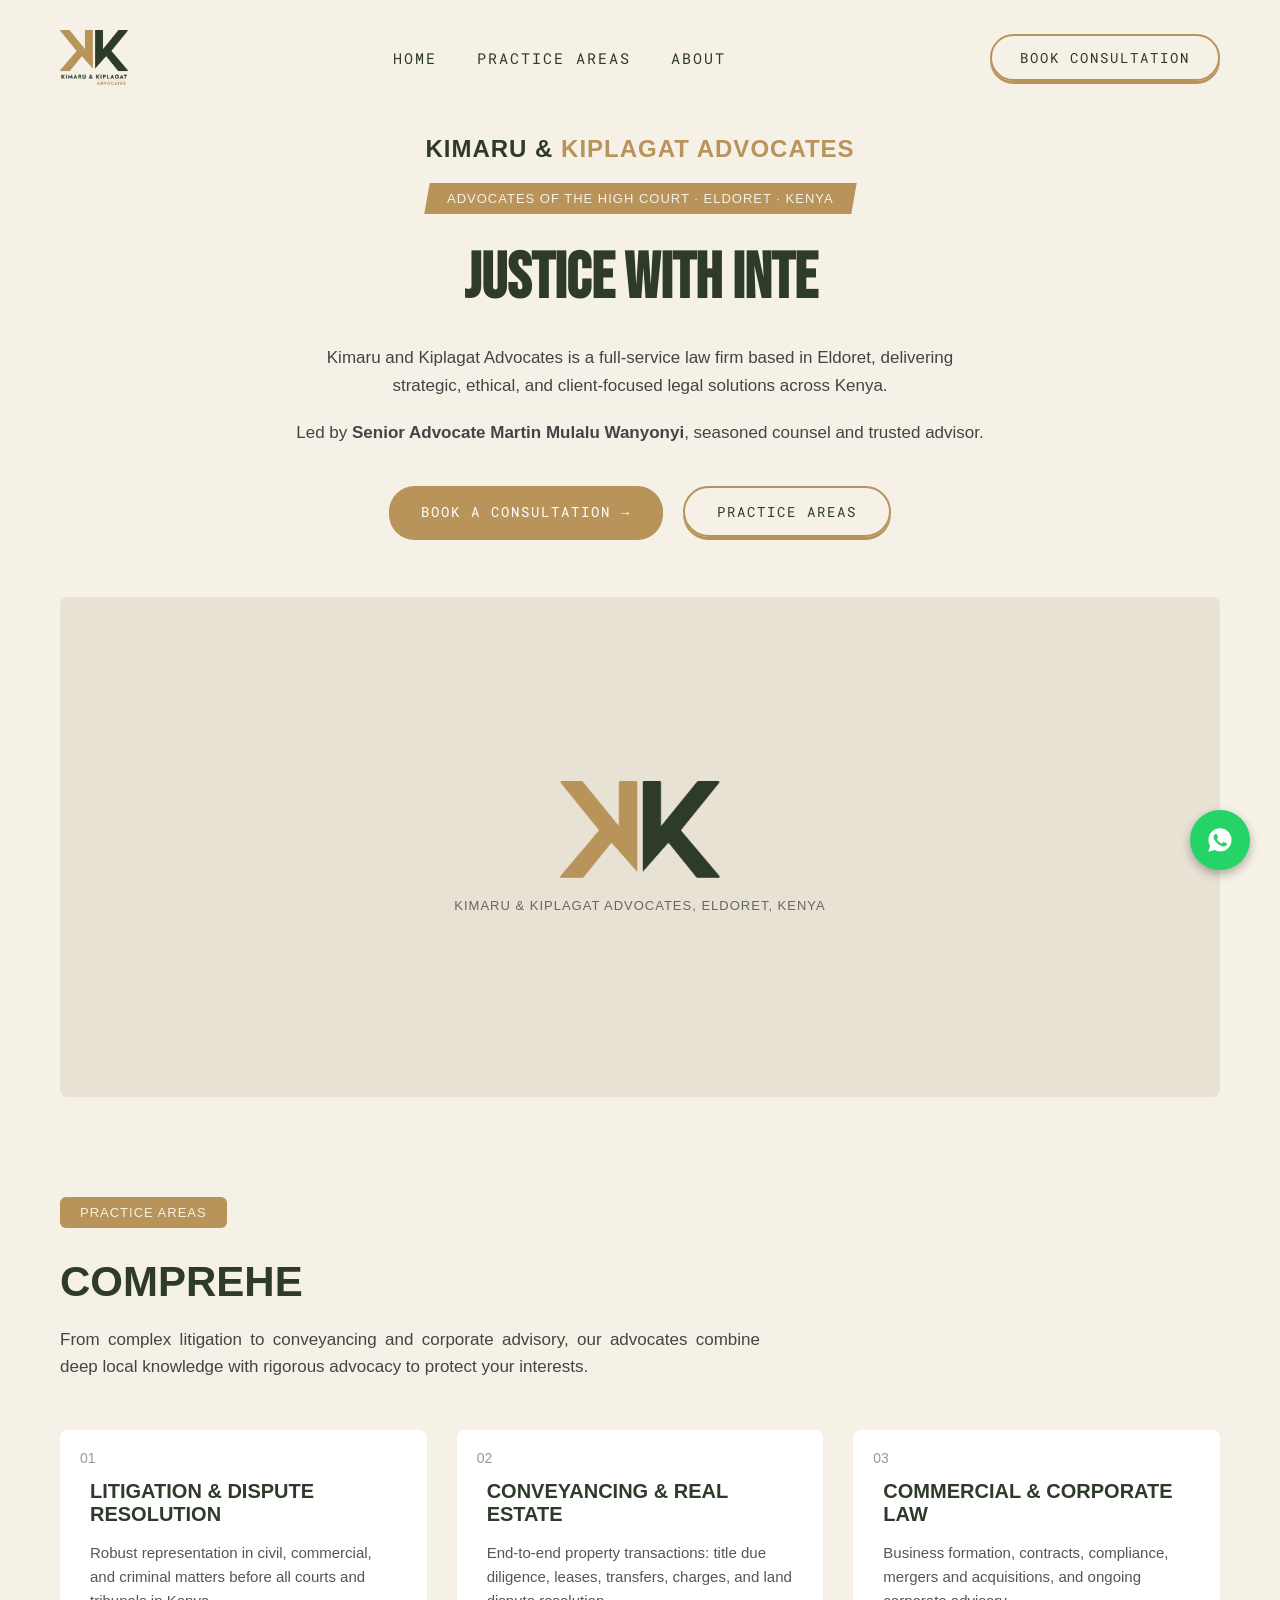
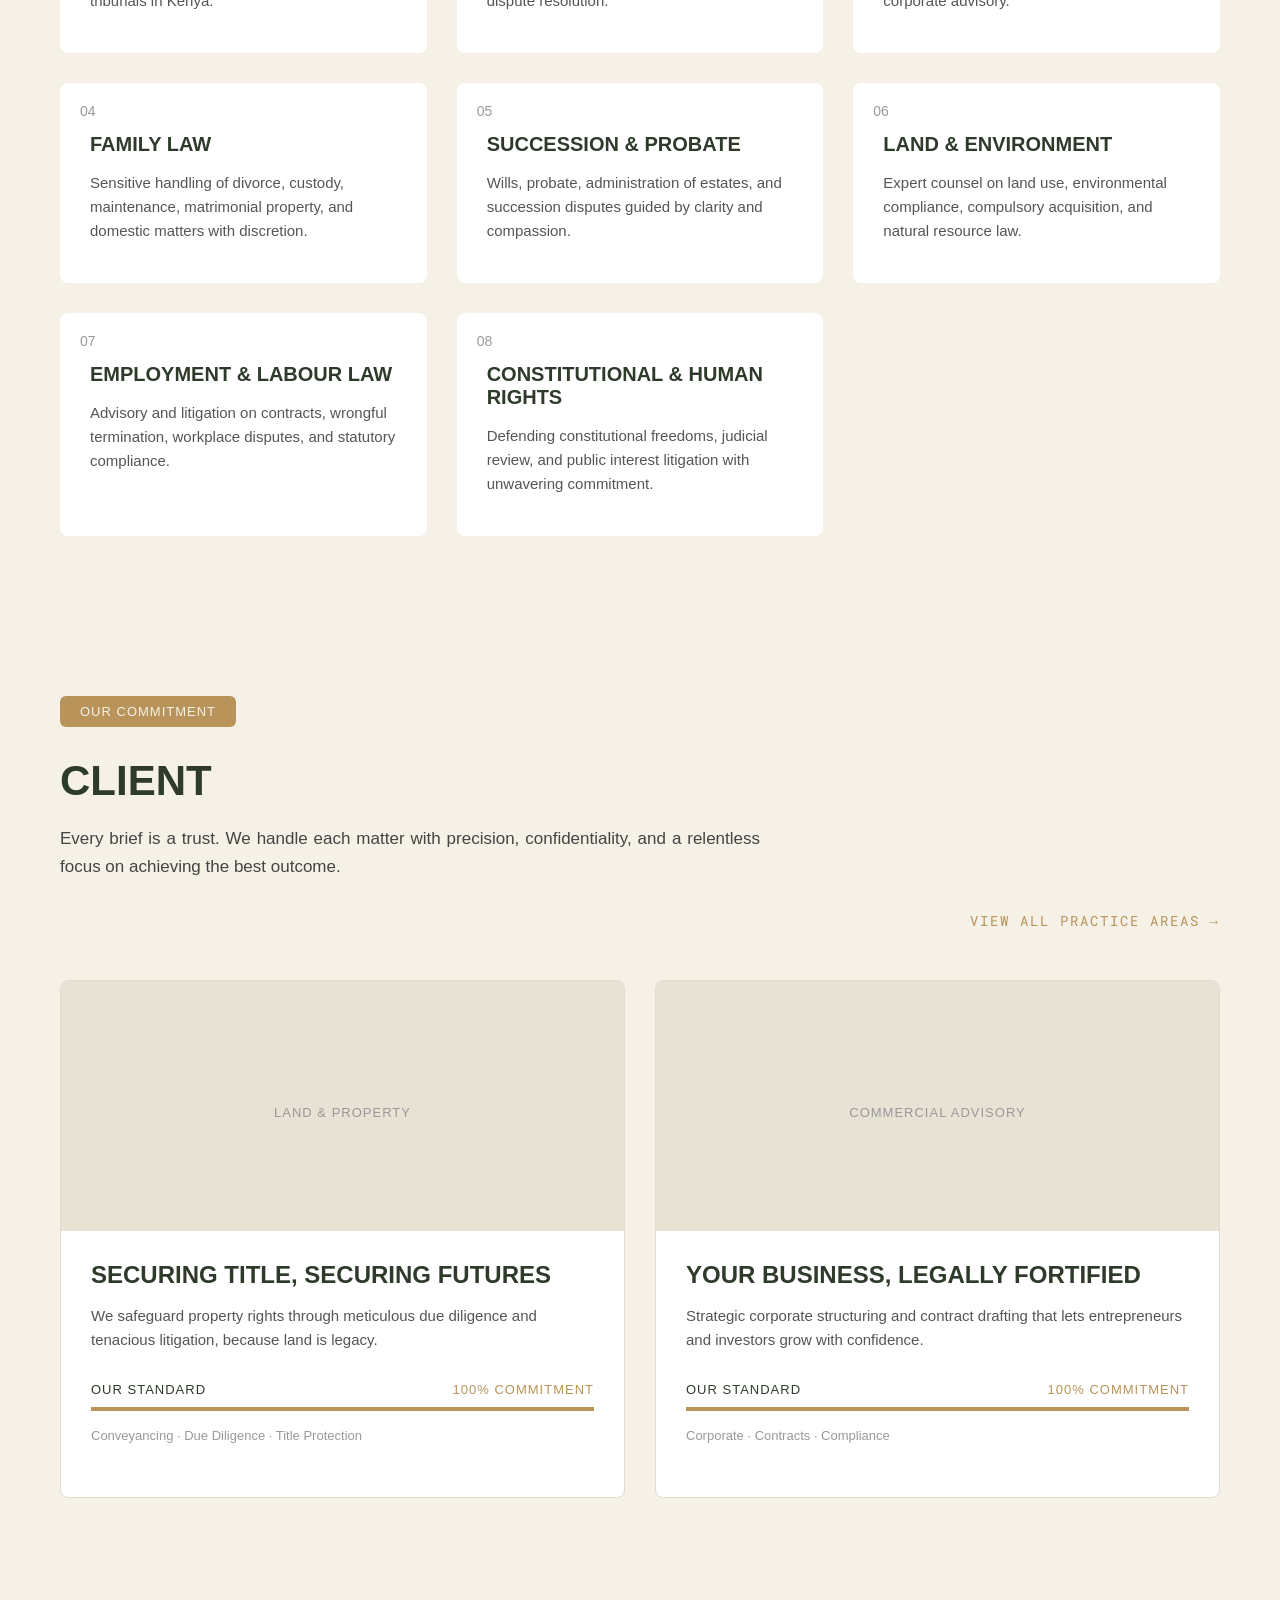
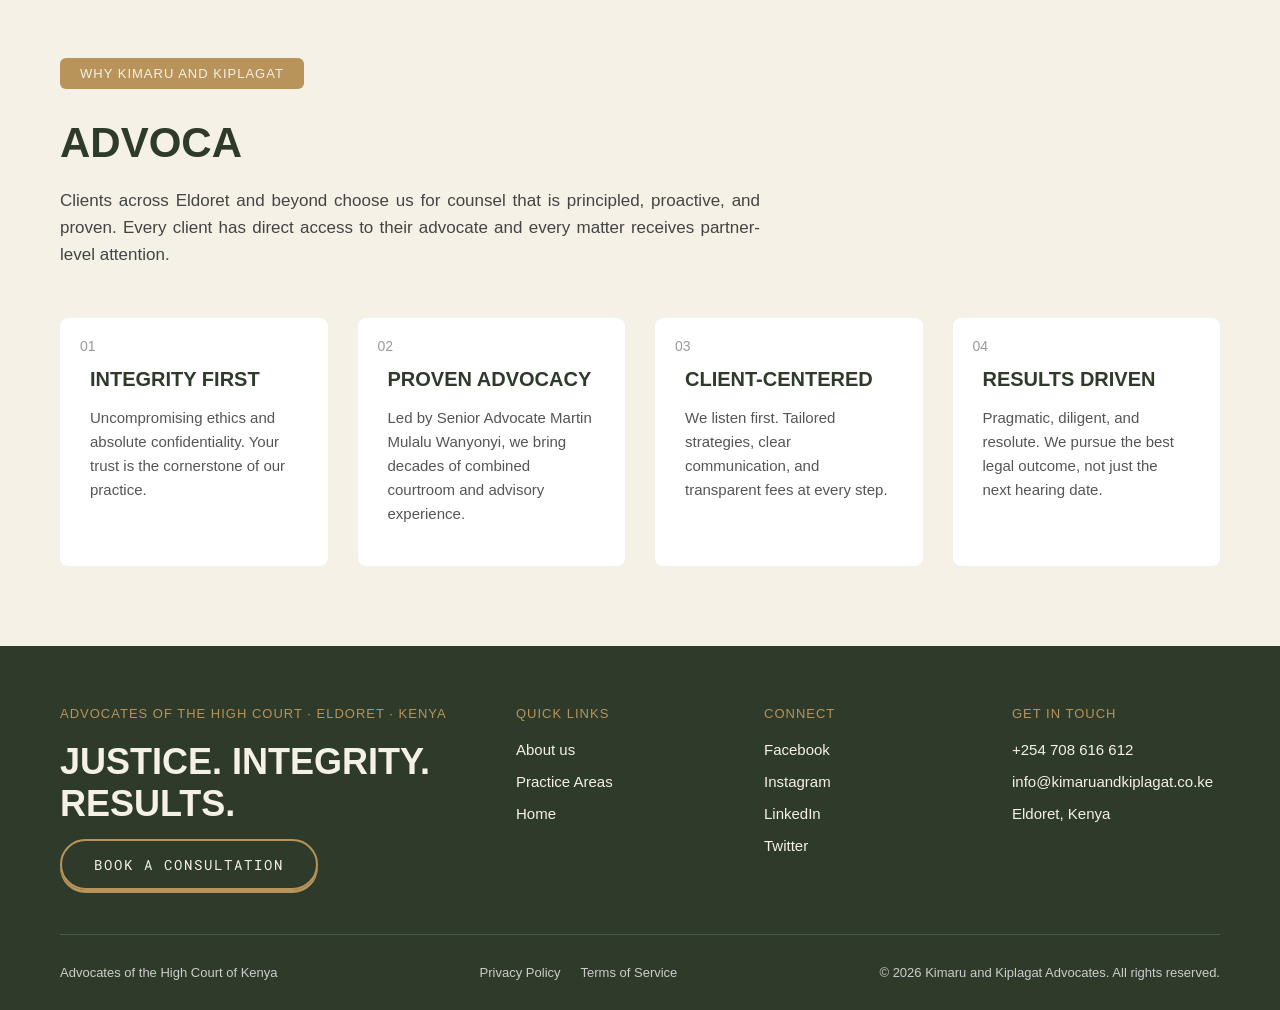
<file: index.html>
<!DOCTYPE html>
<html lang="en">
<head>
    <meta charset="UTF-8">
    <meta name="viewport" content="width=device-width, initial-scale=1.0">
    <title> Kimaru & Kiplagat Advocates</title>
         <link href="https://fonts.googleapis.com/css2?family=Bebas+Neue&family=Roboto+Mono:wght@400;500&display=swap" rel="stylesheet">
    <link rel="stylesheet" href="style.css">
</head>
<body>
    <nav>
                <div class="logo">
            <img src="images/logo.png" alt="KK Logo" class="nav-logo">
        </div>
            <div class="nav-links">
            <a href="#home">HOME</a>
            <a href="#practice-areas">PRACTICE AREAS</a>
            <a href="#why-us">ABOUT</a>
        </div>
        <button class="hamburger" id="hamburger">
    <span></span>
    <span></span>
    <span></span>
</button>
        <a href="https://wa.me/254708616612?text=Hello%2C%20I%20would%20like%20to%20book%20a%20consultation." target="_blank" rel="noopener" class="btn-consult">BOOK CONSULTATION</a>
    </nav>
        <section id="home" class="hero">
        <h2 class="firm-name">KIMARU & <span>KIPLAGAT ADVOCATES</span></h2>
           <p class="tag"><span>Advocates of the High Court · Eldoret · Kenya</span></p>
                <h1 id="typewriter">JUSTICE WITH INTEGRITY.</h1>
                <h2 class="hero-subheading" id="typewriter-sub">Advocacy with Results.</h2>
                <p class="hero-description">
            Kimaru and Kiplagat Advocates is a full-service law firm based in Eldoret, delivering strategic, ethical, and client-focused legal solutions across Kenya.
        </p>
        <p class="hero-description">
            Led by <strong>Senior Advocate Martin Mulalu Wanyonyi</strong>, seasoned counsel and trusted advisor.
        </p>
        <div class="hero-buttons">
            <a href="https://wa.me/254708616612?text=Hello%2C%20I%20would%20like%20to%20book%20a%20consultation." target="_blank" rel="noopener" class="btn-primary">Book a Consultation →</a>
            <a href="#practice-areas" class="btn-outline">Practice Areas</a>
        </div>
            <div class="hero-image">
            <img src="images/logo2.png" alt="Kimaru and Kiplagat Advocates Logo" class="hero-image-logo">
            <p>KIMARU & KIPLAGAT ADVOCATES, ELDORET, KENYA</p>
        </div>
    </section>
        <section id="practice-areas" class="practice-areas">
        <p class="tag">Practice Areas</p>
        <h2 class="type-heading">Comprehensive Legal Expertise.</h2>
        <p class="section-description">
            From complex litigation to conveyancing and corporate advisory, our advocates combine deep local knowledge with rigorous advocacy to protect your interests.
        </p>

        <div class="practice-grid">
            <div class="practice-card">
                <span class="number">01</span>
                <h3>Litigation & Dispute Resolution</h3>
                <p>Robust representation in civil, commercial, and criminal matters before all courts and tribunals in Kenya.</p>
            </div>

            <div class="practice-card">
                <span class="number">02</span>
                <h3>Conveyancing & Real Estate</h3>
                <p>End-to-end property transactions: title due diligence, leases, transfers, charges, and land dispute resolution.</p>
            </div>

            <div class="practice-card">
                <span class="number">03</span>
                <h3>Commercial & Corporate Law</h3>
                <p>Business formation, contracts, compliance, mergers and acquisitions, and ongoing corporate advisory.</p>
            </div>
                        <div class="practice-card">
                <span class="number">04</span>
                <h3>Family Law</h3>
                <p>Sensitive handling of divorce, custody, maintenance, matrimonial property, and domestic matters with discretion.</p>
            </div>

            <div class="practice-card">
                <span class="number">05</span>
                <h3>Succession & Probate</h3>
                <p>Wills, probate, administration of estates, and succession disputes guided by clarity and compassion.</p>
            </div>

            <div class="practice-card">
                <span class="number">06</span>
                <h3>Land & Environment</h3>
                <p>Expert counsel on land use, environmental compliance, compulsory acquisition, and natural resource law.</p>
            </div>

            <div class="practice-card">
                <span class="number">07</span>
                <h3>Employment & Labour Law</h3>
                <p>Advisory and litigation on contracts, wrongful termination, workplace disputes, and statutory compliance.</p>
            </div>

            <div class="practice-card">
                <span class="number">08</span>
                <h3>Constitutional & Human Rights</h3>
                <p>Defending constitutional freedoms, judicial review, and public interest litigation with unwavering commitment.</p>
            </div>
        </div>
    </section>
        <section id="commitment" class="commitment">
        <div class="commitment-header">
            <div>
                <p class="tag">Our Commitment</p>
               <h2 class="type-heading">Client Matters That Define Us.</h2>
                <p class="section-description">
                    Every brief is a trust. We handle each matter with precision, confidentiality, and a relentless focus on achieving the best outcome.
                </p>
            </div>
            <a href="practice-areas.html" class="view-all">View All Practice Areas →</a>
        </div>

        <div class="commitment-grid">
            <div class="commitment-card">
                <div class="commitment-image">
                <p class="card-label">Land & Property</p>
            </div>
                <h3>Securing Title, Securing Futures</h3>
                <p>We safeguard property rights through meticulous due diligence and tenacious litigation, because land is legacy.</p>
                <div class="standard-row">
                    <span>Our Standard</span>
                    <span class="commitment-percent">100% Commitment</span>
                </div>
                <div class="progress-bar"></div>
                <p class="tags-line">Conveyancing · Due Diligence · Title Protection</p>
            </div>

            <div class="commitment-card">
                <div class="commitment-image">
                <p class="card-label">Commercial Advisory</p>
            </div>
                <h3>Your Business, Legally Fortified</h3>
                <p>Strategic corporate structuring and contract drafting that lets entrepreneurs and investors grow with confidence.</p>
                <div class="standard-row">
                    <span>Our Standard</span>
                    <span class="commitment-percent">100% Commitment</span>
                </div>
                <div class="progress-bar"></div>
                <p class="tags-line">Corporate · Contracts · Compliance</p>
            </div>
        </div>
    </section>
        <section id="why-us" class="why-us">
        <p class="tag">Why Kimaru and Kiplagat</p>
       <h2 class="type-heading">Advocacy You Can Trust.</h2>
        <p class="section-description">
            Clients across Eldoret and beyond choose us for counsel that is principled, proactive, and proven. Every client has direct access to their advocate and every matter receives partner-level attention.
        </p>

        <div class="why-grid">
            <div class="practice-card">
                <span class="number">01</span>
                <h3>Integrity First</h3>
                <p>Uncompromising ethics and absolute confidentiality. Your trust is the cornerstone of our practice.</p>
            </div>

            <div class="practice-card">
                <span class="number">02</span>
                <h3>Proven Advocacy</h3>
                <p>Led by Senior Advocate Martin Mulalu Wanyonyi, we bring decades of combined courtroom and advisory experience.</p>
            </div>

            <div class="practice-card">
                <span class="number">03</span>
                <h3>Client-Centered</h3>
                <p>We listen first. Tailored strategies, clear communication, and transparent fees at every step.</p>
            </div>

            <div class="practice-card">
                <span class="number">04</span>
                <h3>Results Driven</h3>
                <p>Pragmatic, diligent, and resolute. We pursue the best legal outcome, not just the next hearing date.</p>
            </div>
        </div>
    </section>
        <footer>
        <div class="footer-top">
            <div class="footer-brand">
                <p class="footer-tag">Advocates of the High Court · Eldoret · Kenya</p>
                <h2>Justice. Integrity. Results.</h2>
                <a href="https://wa.me/254708616612?text=Hello%2C%20I%20would%20like%20to%20book%20a%20consultation." target="_blank" rel="noopener" class="btn-outline footer-btn">Book a Consultation</a>
            </div>

            <div class="footer-column">
                <p class="footer-heading">Quick Links</p>
               <a href="#why-us">About us</a>
                <a href="#practice-areas">Practice Areas</a>
                <a href="#home">Home</a>
            </div>

            <div class="footer-column">
                <p class="footer-heading">Connect</p>
                <a href="#">Facebook</a>
                <a href="#">Instagram</a>
                <a href="#">LinkedIn</a>
                <a href="#">Twitter</a>
            </div>

            <div class="footer-column">
                <p class="footer-heading">Get In Touch</p>
                 <a href="tel:+254708616612">+254 708 616 612</a>
                <a href="mailto:info@kimaruandkiplagat.co.ke">info@kimaruandkiplagat.co.ke</a>
                <p>Eldoret, Kenya</p>
            </div>
        </div>

                <div class="footer-bottom">
    <p>Advocates of the High Court of Kenya</p>
    <div class="legal-links">
       <a href="privacy.html">Privacy Policy</a>
       <a href="terms.html">Terms of Service</a>
    </div>
    <p>© 2026 Kimaru and Kiplagat Advocates. All rights reserved.</p>
</div>
<a href="https://wa.me/254708616612" target="_blank" rel="noopener" class="whatsapp-float">
    <svg xmlns="http://www.w3.org/2000/svg" viewBox="0 0 24 24" width="28" height="28" fill="white">
        <path d="M12.04 2C6.58 2 2.13 6.45 2.13 11.91c0 1.75.46 3.48 1.32 5L2 22l5.25-1.38a9.9 9.9 0 0 0 4.79 1.22h.01c5.46 0 9.9-4.45 9.9-9.91 0-2.65-1.03-5.14-2.9-7.01A9.82 9.82 0 0 0 12.04 2zm5.8 14.13c-.24.68-1.4 1.32-1.93 1.4-.5.08-1.11.11-1.79-.11-.41-.13-.94-.3-1.62-.6-2.85-1.23-4.71-4.1-4.85-4.29-.14-.19-1.16-1.54-1.16-2.94s.72-2.09.98-2.38c.25-.28.55-.35.73-.35h.53c.17 0 .4-.06.62.48.24.58.8 2 .87 2.14.07.14.12.31.02.5-.09.19-.14.31-.28.48-.14.16-.29.36-.42.48-.14.14-.29.29-.13.57.17.28.74 1.22 1.6 1.98 1.1.98 2.03 1.29 2.31 1.44.28.14.44.12.6-.07.17-.19.71-.83.9-1.11.19-.28.38-.24.63-.14.26.09 1.66.78 1.94.92.28.14.47.21.54.33.07.12.07.68-.17 1.36z"/>
    </svg>
</a>
    </footer>
    <script src="script.js"></script>
</body>
</html>
</file>
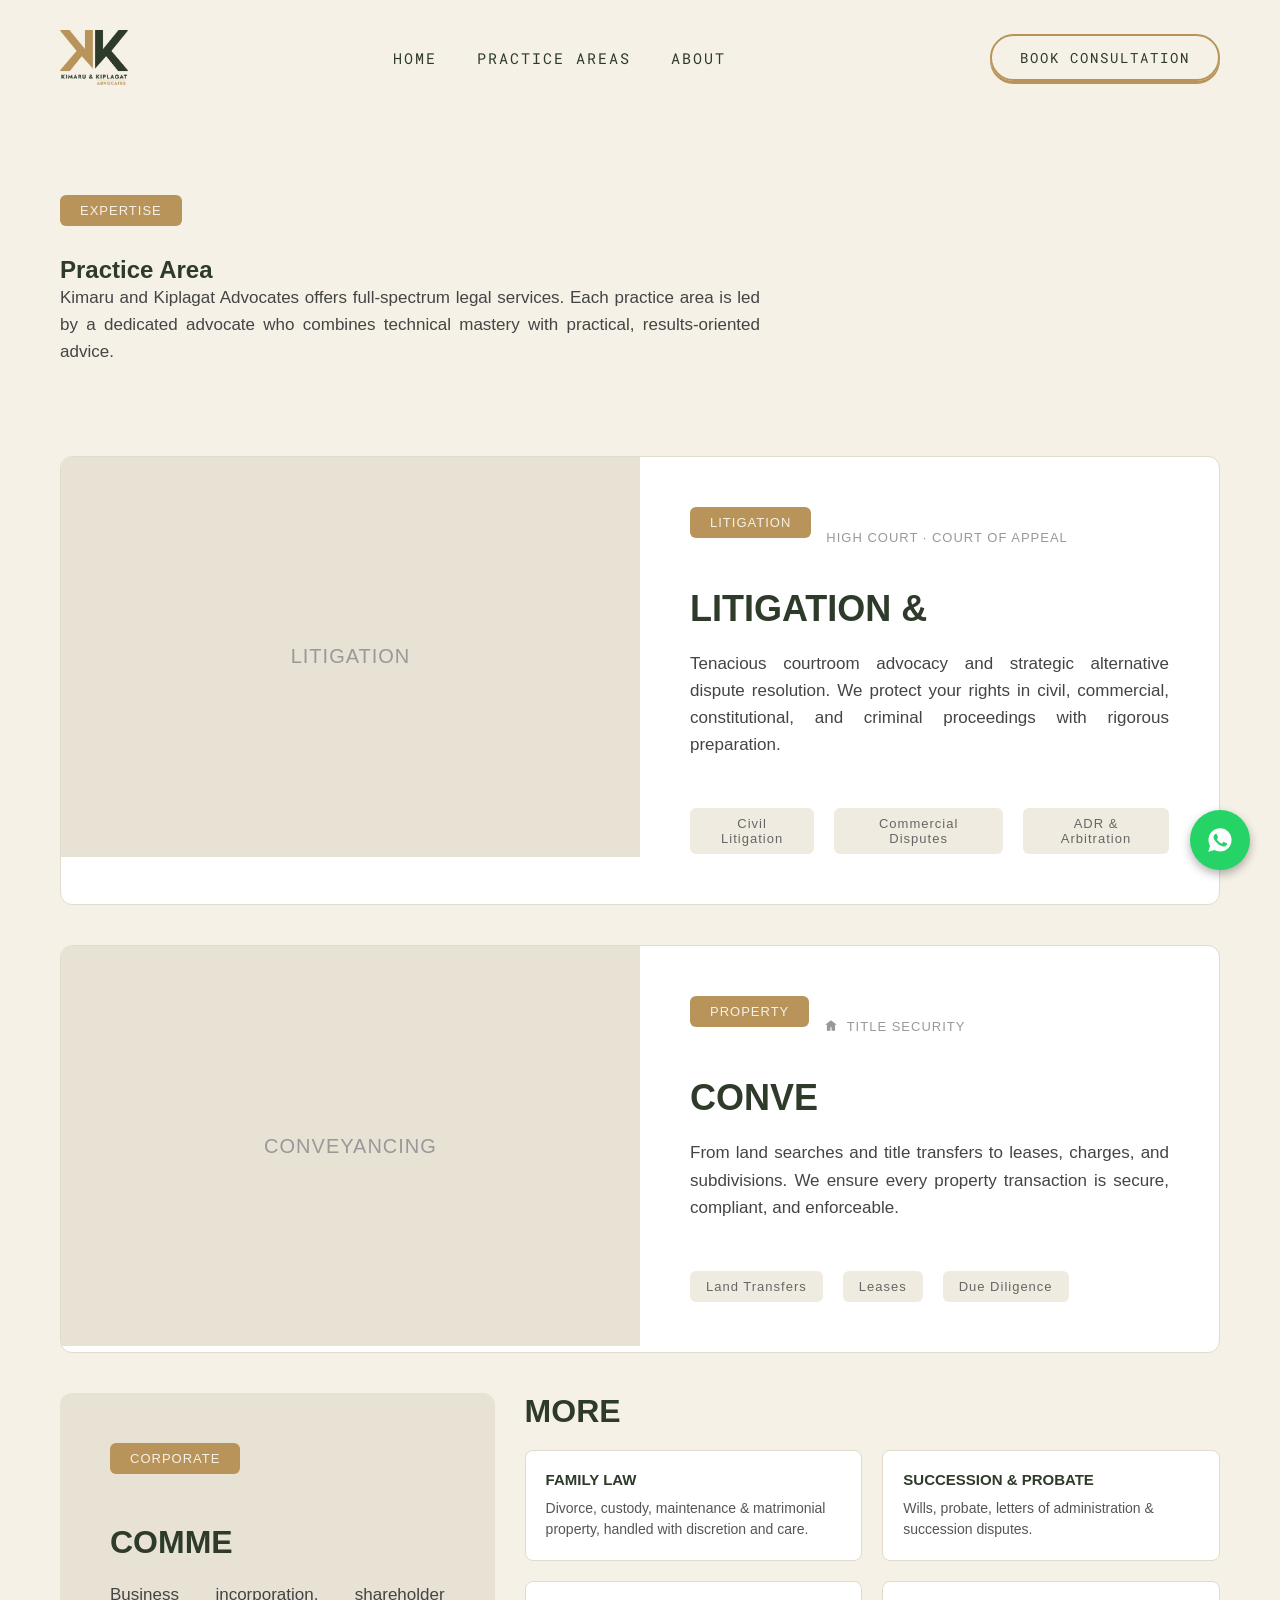
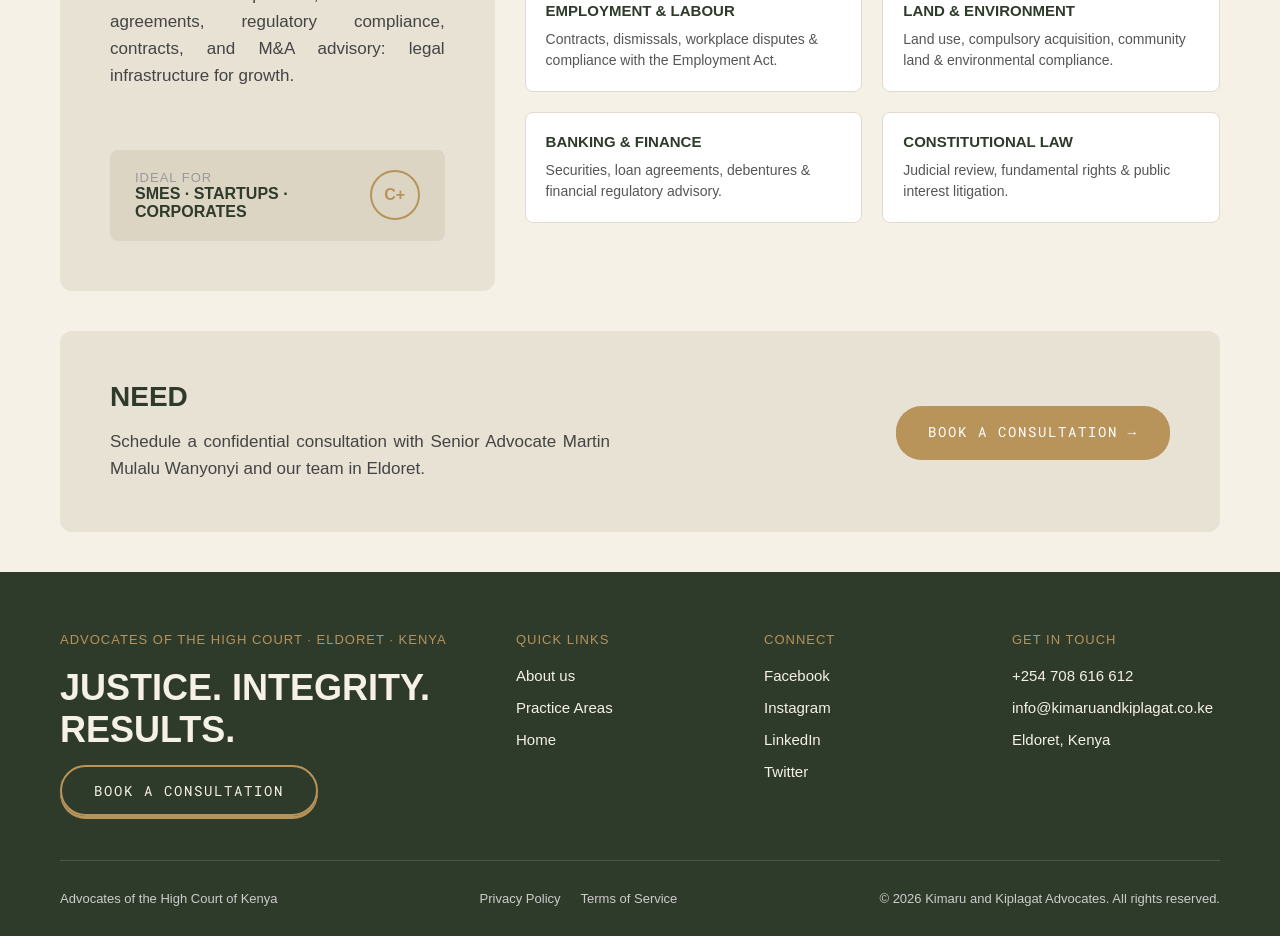
<file: practice-areas.html>
<!DOCTYPE html>
<html lang="en">
<head>
    <meta charset="UTF-8">
    <meta name="viewport" content="width=device-width, initial-scale=1.0">
    <title>Practice Areas | Kimaru & Kiplagat Advocates</title>
    <link href="https://fonts.googleapis.com/css2?family=Bebas+Neue&family=Roboto+Mono:wght@400;500&display=swap" rel="stylesheet">
    <link rel="stylesheet" href="style.css">
</head>
<body>
<nav>
<div class="logo">
        <img src="images/logo.png" alt="KK Logo" class="nav-logo">
    </div>
    <div class="nav-links">
        <a href="index.html#home">HOME</a>
        <a href="index.html#practice-areas">PRACTICE AREAS</a>
        <a href="index.html#why-us">ABOUT</a>
    </div>
    <button class="hamburger" id="hamburger">
    <span></span>
    <span></span>
    <span></span>
</button>
   <a href="https://wa.me/254708616612?text=Hello%2C%20I%20would%20like%20to%20book%20a%20consultation." target="_blank" rel="noopener" class="btn-consult">BOOK CONSULTATION</a>
</nav>
<section class="page-hero">
    <p class="tag">Expertise</p>
    <h1 id="typewriter">Practice Areas.</h1>
    <p class="section-description">
        Kimaru and Kiplagat Advocates offers full-spectrum legal services. Each practice area is led by a dedicated advocate who combines technical mastery with practical, results-oriented advice.
    </p>
</section>
<section class="feature-block">
    <div class="feature-image">
        <p class="card-label">Litigation</p>
    </div>
    <div class="feature-content">
        <div class="feature-tags-top">
            <span class="tag">Litigation</span>
            <span class="feature-note">High Court · Court of Appeal</span>
        </div>
       <h2 class="type-heading">Litigation & Dispute Resolution</h2>
        <p class="section-description">
            Tenacious courtroom advocacy and strategic alternative dispute resolution. We protect your rights in civil, commercial, constitutional, and criminal proceedings with rigorous preparation.
        </p>
        <div class="sub-tags">
            <span>Civil Litigation</span>
            <span>Commercial Disputes</span>
            <span>ADR & Arbitration</span>
        </div>
    </div>
</section>
<section class="feature-block reverse">
    <div class="feature-content">
        <div class="feature-tags-top">
            <span class="tag">Property</span>
            <span class="feature-note">
    <svg xmlns="http://www.w3.org/2000/svg" viewBox="0 0 24 24" width="14" height="14" fill="currentColor" style="vertical-align: -2px; margin-right: 4px;">
        <path d="M12 2L2 10h3v10h6v-6h2v6h6V10h3L12 2z"/>
    </svg>
    Title Security
</span>
        </div>
        <h2 class="type-heading">Conveyancing & Real Estate</h2>
        <p class="section-description">
            From land searches and title transfers to leases, charges, and subdivisions. We ensure every property transaction is secure, compliant, and enforceable.
        </p>
        <div class="sub-tags">
            <span>Land Transfers</span>
            <span>Leases</span>
            <span>Due Diligence</span>
        </div>
    </div>
    <div class="feature-image">
        <p class="card-label">Conveyancing</p>
    </div>
</section>
<section class="split-block">
    <div class="commercial-card">
        <span class="tag">Corporate</span>
       <h2 class="type-heading">Commercial & Corporate Law</h2>
        <p class="section-description">
            Business incorporation, shareholder agreements, regulatory compliance, contracts, and M&A advisory: legal infrastructure for growth.
        </p>
        <div class="ideal-for">
            <div>
                <p class="feature-note">Ideal For</p>
                <p class="ideal-for-text">SMEs · Startups · Corporates</p>
            </div>
            <div class="ideal-badge">C+</div>
        </div>
    </div>

    <div class="more-areas">
       <h2 class="type-heading">More Practice Areas</h2>
        <div class="more-grid">
    <div class="mini-card">
        <h3>Family Law</h3>
        <p>Divorce, custody, maintenance & matrimonial property, handled with discretion and care.</p>
    </div>

    <div class="mini-card">
        <h3>Succession & Probate</h3>
        <p>Wills, probate, letters of administration & succession disputes.</p>
    </div>

    <div class="mini-card">
        <h3>Employment & Labour</h3>
        <p>Contracts, dismissals, workplace disputes & compliance with the Employment Act.</p>
    </div>

    <div class="mini-card">
        <h3>Land & Environment</h3>
        <p>Land use, compulsory acquisition, community land & environmental compliance.</p>
    </div>

    <div class="mini-card">
        <h3>Banking & Finance</h3>
        <p>Securities, loan agreements, debentures & financial regulatory advisory.</p>
    </div>

    <div class="mini-card">
        <h3>Constitutional Law</h3>
        <p>Judicial review, fundamental rights & public interest litigation.</p>
    </div>
</div>

        </div>
    </div>
</section>
<section class="cta-box">
    <div>
        <h2 class="type-heading">Need Legal Counsel?</h2>
        <p class="section-description">
            Schedule a confidential consultation with Senior Advocate Martin Mulalu Wanyonyi and our team in Eldoret.
        </p>
    </div>
    <a href="https://wa.me/254708616612?text=Hello%2C%20I%20would%20like%20to%20book%20a%20consultation." target="_blank" rel="noopener" class="btn-primary">Book a Consultation →</a>
</section>
        <footer>
        <div class="footer-top">
            <div class="footer-brand">
                <p class="footer-tag">Advocates of the High Court · Eldoret · Kenya</p>
                <h2>Justice. Integrity. Results.</h2>
              <a href="https://wa.me/254708616612?text=Hello%2C%20I%20would%20like%20to%20book%20a%20consultation." target="_blank" rel="noopener" class="btn-outline footer-btn">Book a Consultation</a>
            </div>

            <div class="footer-column">
               <p class="footer-heading">Quick Links</p>
               <a href="index.html#why-us">About us</a>
               <a href="index.html#practice-areas">Practice Areas</a>
               <a href="index.html#home">Home</a>
            </div>

            <div class="footer-column">
                <p class="footer-heading">Connect</p>
                <a href="#">Facebook</a>
                <a href="#">Instagram</a>
                <a href="#">LinkedIn</a>
                <a href="#">Twitter</a>
            </div>

            <div class="footer-column">
                <p class="footer-heading">Get In Touch</p>
                <a href="tel:+254708616612">+254 708 616 612</a>
                <a href="mailto:info@kimaruandkiplagat.co.ke">info@kimaruandkiplagat.co.ke</a>
                <p>Eldoret, Kenya</p>
            </div>
        </div>

                <div class="footer-bottom">
    <p>Advocates of the High Court of Kenya</p>
    <div class="legal-links">
        <a href="privacy.html">Privacy Policy</a>
       <a href="terms.html">Terms of Service</a>
    </div>
    <p>© 2026 Kimaru and Kiplagat Advocates. All rights reserved.</p>
</div>
<a href="https://wa.me/254708616612" target="_blank" rel="noopener" class="whatsapp-float">
    <svg xmlns="http://www.w3.org/2000/svg" viewBox="0 0 24 24" width="28" height="28" fill="white">
        <path d="M12.04 2C6.58 2 2.13 6.45 2.13 11.91c0 1.75.46 3.48 1.32 5L2 22l5.25-1.38a9.9 9.9 0 0 0 4.79 1.22h.01c5.46 0 9.9-4.45 9.9-9.91 0-2.65-1.03-5.14-2.9-7.01A9.82 9.82 0 0 0 12.04 2zm5.8 14.13c-.24.68-1.4 1.32-1.93 1.4-.5.08-1.11.11-1.79-.11-.41-.13-.94-.3-1.62-.6-2.85-1.23-4.71-4.1-4.85-4.29-.14-.19-1.16-1.54-1.16-2.94s.72-2.09.98-2.38c.25-.28.55-.35.73-.35h.53c.17 0 .4-.06.62.48.24.58.8 2 .87 2.14.07.14.12.31.02.5-.09.19-.14.31-.28.48-.14.16-.29.36-.42.48-.14.14-.29.29-.13.57.17.28.74 1.22 1.6 1.98 1.1.98 2.03 1.29 2.31 1.44.28.14.44.12.6-.07.17-.19.71-.83.9-1.11.19-.28.38-.24.63-.14.26.09 1.66.78 1.94.92.28.14.47.21.54.33.07.12.07.68-.17 1.36z"/>
    </svg>
</a>
    </footer>
    <script src="script.js"></script>
</body>
</html>
</file>
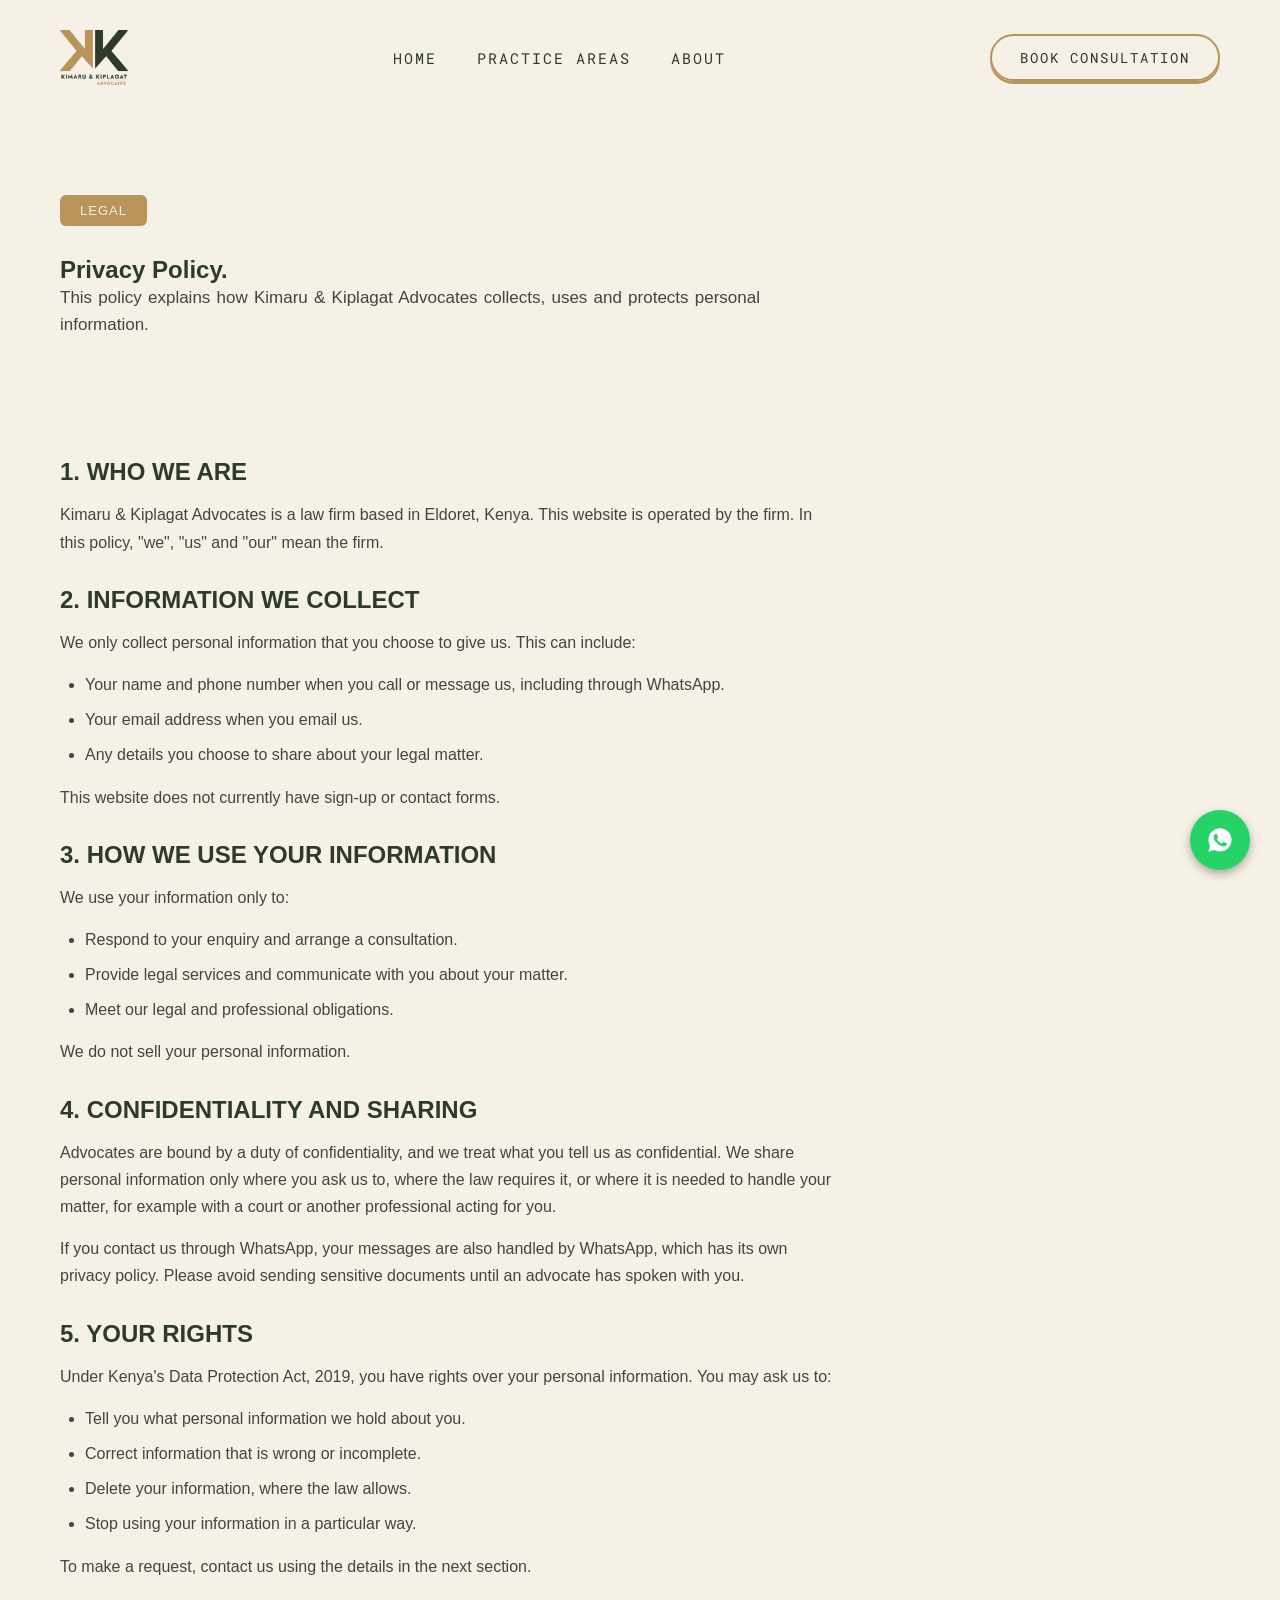
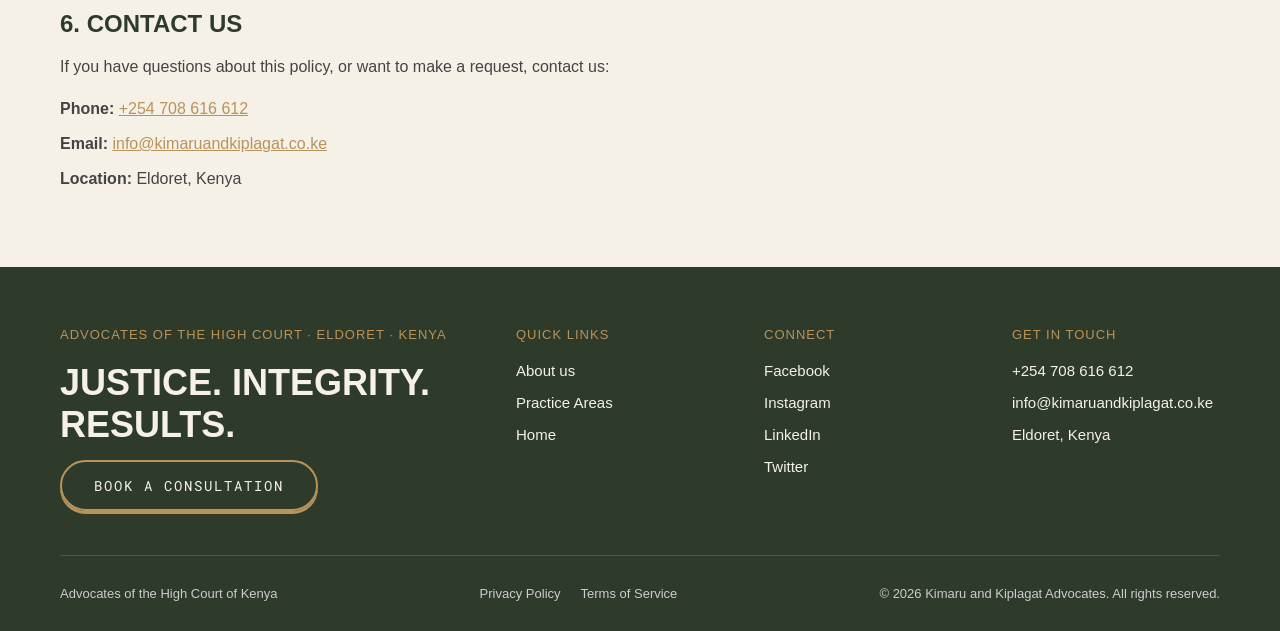
<file: privacy.html>
<!DOCTYPE html>
<html lang="en">
<head>
    <meta charset="UTF-8">
    <meta name="viewport" content="width=device-width, initial-scale=1.0">
    <title>Privacy Policy | Kimaru & Kiplagat Advocates</title>
    <link href="https://fonts.googleapis.com/css2?family=Bebas+Neue&family=Roboto+Mono:wght@400;500&display=swap" rel="stylesheet">
    <link rel="stylesheet" href="style.css">
</head>
<body>
    <nav>
<div class="logo">
        <img src="images/logo.png" alt="KK Logo" class="nav-logo">
    </div>
    <div class="nav-links">
        <a href="index.html#home">HOME</a>
        <a href="index.html#practice-areas">PRACTICE AREAS</a>
        <a href="index.html#why-us">ABOUT</a>
    </div>
    <button class="hamburger" id="hamburger">
    <span></span>
    <span></span>
    <span></span>
</button>
   <a href="https://wa.me/254708616612?text=Hello%2C%20I%20would%20like%20to%20book%20a%20consultation." target="_blank" rel="noopener" class="btn-consult">BOOK CONSULTATION</a>
</nav>
    <section class="page-hero">
        <p class="tag">Legal</p>
        <h1>Privacy Policy.</h1>
        <p class="section-description">
            This policy explains how Kimaru & Kiplagat Advocates collects, uses and protects personal information.
        </p>
    </section>
        <section class="policy">
        <h2>1. Who we are</h2>
        <p>Kimaru & Kiplagat Advocates is a law firm based in Eldoret, Kenya. This website is operated by the firm. In this policy, "we", "us" and "our" mean the firm.</p>
            <h2>2. Information we collect</h2>
        <p>We only collect personal information that you choose to give us. This can include:</p>
        <ul>
            <li>Your name and phone number when you call or message us, including through WhatsApp.</li>
            <li>Your email address when you email us.</li>
            <li>Any details you choose to share about your legal matter.</li>
        </ul>
        <p>This website does not currently have sign-up or contact forms.</p>
                <h2>3. How we use your information</h2>
        <p>We use your information only to:</p>
        <ul>
            <li>Respond to your enquiry and arrange a consultation.</li>
            <li>Provide legal services and communicate with you about your matter.</li>
            <li>Meet our legal and professional obligations.</li>
        </ul>
        <p>We do not sell your personal information.</p>
                <h2>4. Confidentiality and sharing</h2>
        <p>Advocates are bound by a duty of confidentiality, and we treat what you tell us as confidential. We share personal information only where you ask us to, where the law requires it, or where it is needed to handle your matter, for example with a court or another professional acting for you.</p>
        <p>If you contact us through WhatsApp, your messages are also handled by WhatsApp, which has its own privacy policy. Please avoid sending sensitive documents until an advocate has spoken with you.</p>
            <h2>5. Your rights</h2>
        <p>Under Kenya's Data Protection Act, 2019, you have rights over your personal information. You may ask us to:</p>
        <ul>
            <li>Tell you what personal information we hold about you.</li>
            <li>Correct information that is wrong or incomplete.</li>
            <li>Delete your information, where the law allows.</li>
            <li>Stop using your information in a particular way.</li>
        </ul>
        <p>To make a request, contact us using the details in the next section.</p>
            <h2>6. Contact us</h2>
        <p>If you have questions about this policy, or want to make a request, contact us:</p>
        <ul class="contact-list">
            <li><strong>Phone:</strong> <a href="tel:+254708616612">+254 708 616 612</a></li>
            <li><strong>Email:</strong> <a href="mailto:info@kimaruandkiplagat.co.ke">info@kimaruandkiplagat.co.ke</a></li>
            <li><strong>Location:</strong> Eldoret, Kenya</li>
        </ul>
    </section>
     <footer>
        <div class="footer-top">
            <div class="footer-brand">
                <p class="footer-tag">Advocates of the High Court · Eldoret · Kenya</p>
                <h2>Justice. Integrity. Results.</h2>
              <a href="https://wa.me/254708616612?text=Hello%2C%20I%20would%20like%20to%20book%20a%20consultation." target="_blank" rel="noopener" class="btn-outline footer-btn">Book a Consultation</a>
            </div>

            <div class="footer-column">
               <p class="footer-heading">Quick Links</p>
               <a href="index.html#why-us">About us</a>
               <a href="index.html#practice-areas">Practice Areas</a>
               <a href="index.html#home">Home</a>
            </div>

            <div class="footer-column">
                <p class="footer-heading">Connect</p>
                <a href="#">Facebook</a>
                <a href="#">Instagram</a>
                <a href="#">LinkedIn</a>
                <a href="#">Twitter</a>
            </div>

            <div class="footer-column">
                <p class="footer-heading">Get In Touch</p>
                <a href="tel:+254708616612">+254 708 616 612</a>
                <a href="mailto:info@kimaruandkiplagat.co.ke">info@kimaruandkiplagat.co.ke</a>
                <p>Eldoret, Kenya</p>
            </div>
        </div>

                <div class="footer-bottom">
    <p>Advocates of the High Court of Kenya</p>
    <div class="legal-links">
        <a href="privacy.html">Privacy Policy</a>
        <a href="terms.html">Terms of Service</a>
    </div>
    <p>© 2026 Kimaru and Kiplagat Advocates. All rights reserved.</p>
</div>
<a href="https://wa.me/254708616612" target="_blank" rel="noopener" class="whatsapp-float">
    <svg xmlns="http://www.w3.org/2000/svg" viewBox="0 0 24 24" width="28" height="28" fill="white">
        <path d="M12.04 2C6.58 2 2.13 6.45 2.13 11.91c0 1.75.46 3.48 1.32 5L2 22l5.25-1.38a9.9 9.9 0 0 0 4.79 1.22h.01c5.46 0 9.9-4.45 9.9-9.91 0-2.65-1.03-5.14-2.9-7.01A9.82 9.82 0 0 0 12.04 2zm5.8 14.13c-.24.68-1.4 1.32-1.93 1.4-.5.08-1.11.11-1.79-.11-.41-.13-.94-.3-1.62-.6-2.85-1.23-4.71-4.1-4.85-4.29-.14-.19-1.16-1.54-1.16-2.94s.72-2.09.98-2.38c.25-.28.55-.35.73-.35h.53c.17 0 .4-.06.62.48.24.58.8 2 .87 2.14.07.14.12.31.02.5-.09.19-.14.31-.28.48-.14.16-.29.36-.42.48-.14.14-.29.29-.13.57.17.28.74 1.22 1.6 1.98 1.1.98 2.03 1.29 2.31 1.44.28.14.44.12.6-.07.17-.19.71-.83.9-1.11.19-.28.38-.24.63-.14.26.09 1.66.78 1.94.92.28.14.47.21.54.33.07.12.07.68-.17 1.36z"/>
    </svg>
</a>
    </footer>
    <script src="script.js"></script>
</body>
</html>
</file>
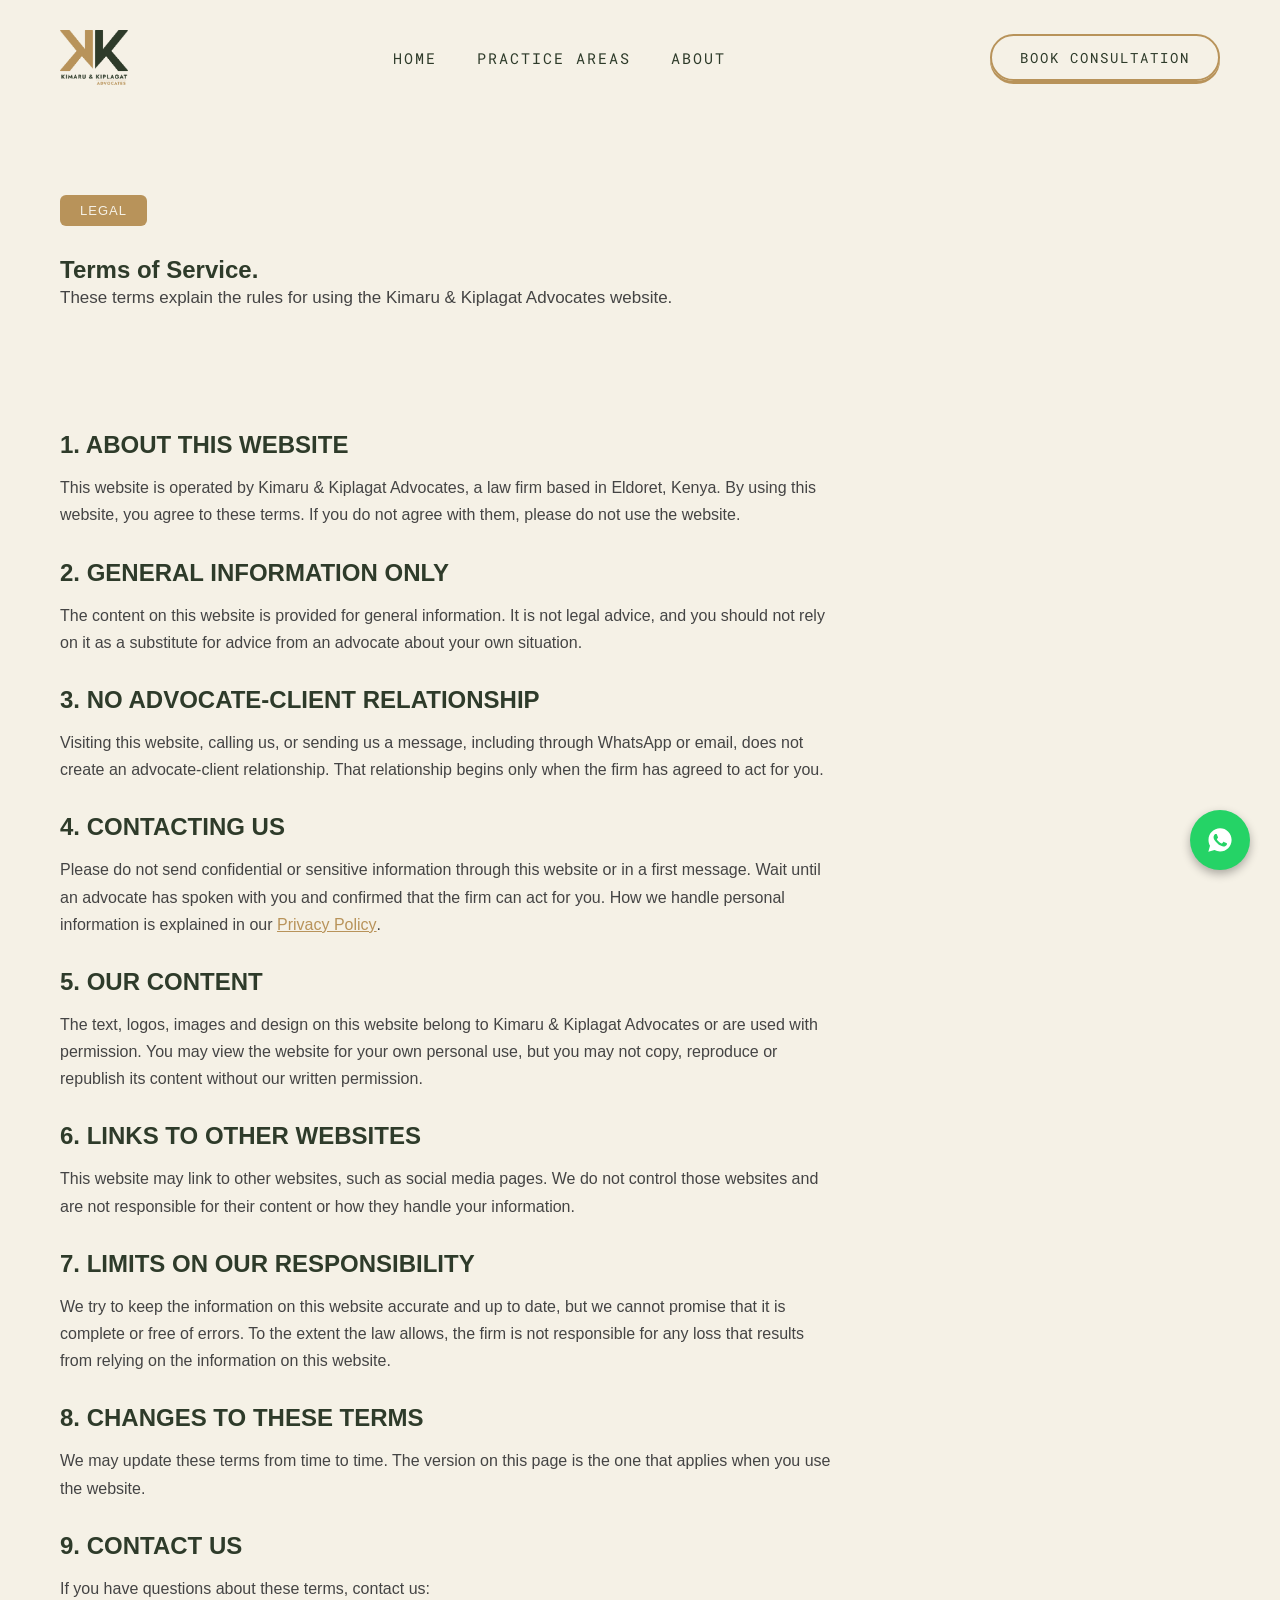
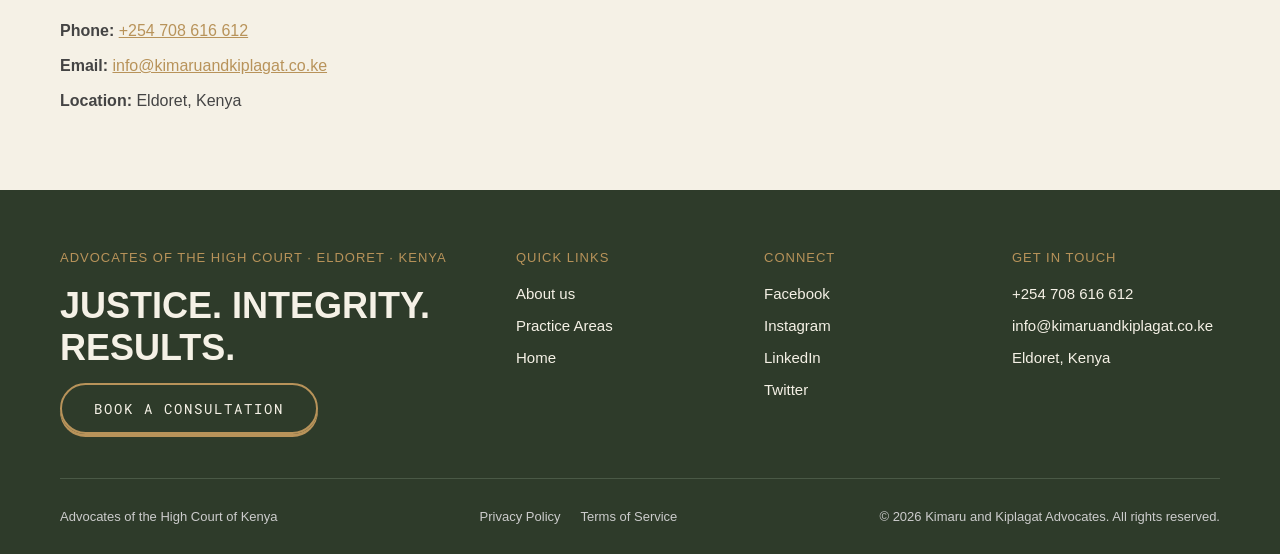
<file: terms.html>
<!DOCTYPE html>
<html lang="en">
<head>
    <meta charset="UTF-8">
    <meta name="viewport" content="width=device-width, initial-scale=1.0">
    <title>Terms of Service | Kimaru & Kiplagat Advocates</title>
    <link href="https://fonts.googleapis.com/css2?family=Bebas+Neue&family=Roboto+Mono:wght@400;500&display=swap" rel="stylesheet">
    <link rel="stylesheet" href="style.css">
</head>
<body>
    <nav>
        <div class="logo">
            <img src="images/logo.png" alt="KK Logo" class="nav-logo">
        </div>
        <div class="nav-links">
            <a href="index.html#home">HOME</a>
            <a href="index.html#practice-areas">PRACTICE AREAS</a>
            <a href="index.html#why-us">ABOUT</a>
        </div>
        <button class="hamburger" id="hamburger">
    <span></span>
    <span></span>
    <span></span>
</button>
        <a href="https://wa.me/254708616612?text=Hello%2C%20I%20would%20like%20to%20book%20a%20consultation." target="_blank" rel="noopener" class="btn-consult">BOOK CONSULTATION</a>
    </nav>

    <section class="page-hero">
        <p class="tag">Legal</p>
        <h1>Terms of Service.</h1>
        <p class="section-description">
            These terms explain the rules for using the Kimaru & Kiplagat Advocates website.
        </p>
    </section>

    <section class="policy">
        <h2>1. About this website</h2>
        <p>This website is operated by Kimaru & Kiplagat Advocates, a law firm based in Eldoret, Kenya. By using this website, you agree to these terms. If you do not agree with them, please do not use the website.</p>

        <h2>2. General information only</h2>
        <p>The content on this website is provided for general information. It is not legal advice, and you should not rely on it as a substitute for advice from an advocate about your own situation.</p>

        <h2>3. No advocate-client relationship</h2>
        <p>Visiting this website, calling us, or sending us a message, including through WhatsApp or email, does not create an advocate-client relationship. That relationship begins only when the firm has agreed to act for you.</p>

        <h2>4. Contacting us</h2>
        <p>Please do not send confidential or sensitive information through this website or in a first message. Wait until an advocate has spoken with you and confirmed that the firm can act for you. How we handle personal information is explained in our <a href="privacy.html">Privacy Policy</a>.</p>

        <h2>5. Our content</h2>
        <p>The text, logos, images and design on this website belong to Kimaru & Kiplagat Advocates or are used with permission. You may view the website for your own personal use, but you may not copy, reproduce or republish its content without our written permission.</p>

        <h2>6. Links to other websites</h2>
        <p>This website may link to other websites, such as social media pages. We do not control those websites and are not responsible for their content or how they handle your information.</p>

        <h2>7. Limits on our responsibility</h2>
        <p>We try to keep the information on this website accurate and up to date, but we cannot promise that it is complete or free of errors. To the extent the law allows, the firm is not responsible for any loss that results from relying on the information on this website.</p>

        <h2>8. Changes to these terms</h2>
        <p>We may update these terms from time to time. The version on this page is the one that applies when you use the website.</p>

        <h2>9. Contact us</h2>
        <p>If you have questions about these terms, contact us:</p>
        <ul class="contact-list">
            <li><strong>Phone:</strong> <a href="tel:+254708616612">+254 708 616 612</a></li>
            <li><strong>Email:</strong> <a href="mailto:info@kimaruandkiplagat.co.ke">info@kimaruandkiplagat.co.ke</a></li>
            <li><strong>Location:</strong> Eldoret, Kenya</li>
        </ul>
    </section>

    <footer>
        <div class="footer-top">
            <div class="footer-brand">
                <p class="footer-tag">Advocates of the High Court · Eldoret · Kenya</p>
                <h2>Justice. Integrity. Results.</h2>
                <a href="https://wa.me/254708616612?text=Hello%2C%20I%20would%20like%20to%20book%20a%20consultation." target="_blank" rel="noopener" class="btn-outline footer-btn">Book a Consultation</a>
            </div>

            <div class="footer-column">
                <p class="footer-heading">Quick Links</p>
                <a href="index.html#why-us">About us</a>
                <a href="index.html#practice-areas">Practice Areas</a>
                <a href="index.html#home">Home</a>
            </div>

            <div class="footer-column">
                <p class="footer-heading">Connect</p>
                <a href="#">Facebook</a>
                <a href="#">Instagram</a>
                <a href="#">LinkedIn</a>
                <a href="#">Twitter</a>
            </div>

            <div class="footer-column">
                <p class="footer-heading">Get In Touch</p>
                <a href="tel:+254708616612">+254 708 616 612</a>
                <a href="mailto:info@kimaruandkiplagat.co.ke">info@kimaruandkiplagat.co.ke</a>
                <p>Eldoret, Kenya</p>
            </div>
        </div>

        <div class="footer-bottom">
            <p>Advocates of the High Court of Kenya</p>
            <div class="legal-links">
                <a href="privacy.html">Privacy Policy</a>
                <a href="terms.html">Terms of Service</a>
            </div>
            <p>© 2026 Kimaru and Kiplagat Advocates. All rights reserved.</p>
        </div>

        <a href="https://wa.me/254708616612" target="_blank" rel="noopener" class="whatsapp-float">
            <svg xmlns="http://www.w3.org/2000/svg" viewBox="0 0 24 24" width="28" height="28" fill="white">
                <path d="M12.04 2C6.58 2 2.13 6.45 2.13 11.91c0 1.75.46 3.48 1.32 5L2 22l5.25-1.38a9.9 9.9 0 0 0 4.79 1.22h.01c5.46 0 9.9-4.45 9.9-9.91 0-2.65-1.03-5.14-2.9-7.01A9.82 9.82 0 0 0 12.04 2zm5.8 14.13c-.24.68-1.4 1.32-1.93 1.4-.5.08-1.11.11-1.79-.11-.41-.13-.94-.3-1.62-.6-2.85-1.23-4.71-4.1-4.85-4.29-.14-.19-1.16-1.54-1.16-2.94s.72-2.09.98-2.38c.25-.28.55-.35.73-.35h.53c.17 0 .4-.06.62.48.24.58.8 2 .87 2.14.07.14.12.31.02.5-.09.19-.14.31-.28.48-.14.16-.29.36-.42.48-.14.14-.29.29-.13.57.17.28.74 1.22 1.6 1.98 1.1.98 2.03 1.29 2.31 1.44.28.14.44.12.6-.07.17-.19.71-.83.9-1.11.19-.28.38-.24.63-.14.26.09 1.66.78 1.94.92.28.14.47.21.54.33.07.12.07.68-.17 1.36z"/>
            </svg>
        </a>
    </footer>
    <script src="script.js"></script>
</body>
</html>
</file>
<file: style.css>
* {
    margin: 0;
    padding: 0;
    box-sizing: border-box;
}

:root {
    --bg-color: #F5F1E6;
    --text-color: #2E3B2A;
    --gold: #B8935A;
    --footer-bg: #2E3B2A;
    --footer-text: #F5F1E6;
}

body {
    font-family: Arial, sans-serif;
    background-color: var(--bg-color);
    color: var(--text-color);
}
h1, h2, h3 {
    font-family: Arial, sans-serif;
    font-weight: 700;
}

.hero h1,
.hero-subheading {
    font-family: 'Bebas Neue', sans-serif;
}
nav {
    display: flex;
    justify-content: space-between;
    align-items: center;
    padding: 30px 60px;
    background-color: var(--bg-color);
}

.logo {
    font-weight: bold;
    font-size: 20px;
    letter-spacing: 1px;
    display: flex;
    align-items: center;
    gap: 12px;
}

.logo span {
    color: var(--gold);
}

.nav-logo {
    height: 55px;
    width: auto;
}

.nav-links {
    display: flex;
    gap: 40px;
}

.nav-links a {
    text-decoration: none;
    color: var(--text-color);
    font-size: 15px;
    font-family: 'Roboto Mono', monospace;
    letter-spacing: 2px;
    text-transform: uppercase;
    transition: color 0.2s ease;
}
.nav-links a:hover {
    color: var(--gold);
}

.btn-consult {
    text-decoration: none;
    color: var(--gold);
    border: 2px solid var(--gold);
    padding: 12px 28px;
    border-radius: 50px;
    font-size: 14px;
    box-shadow: 0 3px 0 0 var(--gold);
}

.hero {
    text-align: center;
    padding: 20px 60px 80px 60px;
}
.page-hero {
    padding: 80px 60px 40px 60px;
}
.tag {
    display: inline-block;
    background-color: var(--gold);
    color: var(--bg-color);
    padding: 8px 20px;
    font-size: 13px;
    letter-spacing: 1px;
    margin-bottom: 30px;
    text-transform: uppercase;
    border-radius: 6px;
}

.firm-name {
    font-size: 24px;
    font-weight: bold;
    letter-spacing: 1px;
    margin-bottom: 20px;
}

.firm-name span {
    color: var(--gold);
}

.hero h1 {
    font-size: 64px;
    font-weight: 900;
    line-height: 1.1;
    margin-bottom: 30px;
    text-transform: uppercase;
}

.hero-subheading {
    font-size: 48px;
    font-weight: 900;
    text-transform: uppercase;
    color: var(--gold);
    margin-bottom: 30px;
}

.hero-description {
    max-width: 700px;
    margin: 0 auto 40px auto;
    font-size: 17px;
    line-height: 1.6;
    color: #444;
}

.hero-description + .hero-description {
    margin-top: -20px;
}

.hero-buttons {
    display: flex;
    justify-content: center;
    gap: 20px;
}

.btn-primary {
    text-decoration: none;
    background-color: var(--gold);
    color: white;
    padding: 16px 32px;
    border-radius: 50px;
    font-size: 14px;
    text-transform: uppercase;
    font-family: 'Roboto Mono', monospace;
    letter-spacing: 2px;
    box-shadow: 0 3px 0 0 var(--gold);
    transition: transform 0.2s ease;
}
.btn-primary:hover {
    background-color: #96754a;
     transform: translateY(-3px) scale(1.03);
}

.btn-outline {
    text-decoration: none;
    color: var(--text-color);
    border: 2px solid var(--gold);
    padding: 14px 32px;
    border-radius: 50px;
    font-size: 14px;
    text-transform: uppercase;
    font-family: 'Roboto Mono', monospace;
    letter-spacing: 2px;
    box-shadow: 0 3px 0 0 var(--gold);
    transition: transform 0.2s ease;
}
.btn-outline:hover {
    background-color: var(--gold);
    color: white;
   transform: translateY(-3px) scale(1.03);
}
.btn-consult {
    text-decoration: none;
    color: var(--text-color);
    border: 2px solid var(--gold);
    padding: 12px 28px;
    border-radius: 50px;
    font-size: 14px;
    font-family: 'Roboto Mono', monospace;
    letter-spacing: 2px;
    text-transform: uppercase;
    transition: transform 0.2s ease;
}
.btn-consult:hover {
    background-color: var(--gold);
    color: white;
    transform: translateY(-3px) scale(1.03);
}

.hero-image {
    background-color: #E8E2D5;
    height: 500px;
    border-radius: 8px;
    display: flex;
    flex-direction: column;
    align-items: center;
    justify-content: center;
    gap: 20px;
    margin-top: 60px;
    padding: 40px;
    overflow: hidden;
    transition: transform 0.3s ease, box-shadow 0.3s ease;
}
.hero-image:hover {
    transform: translateY(-8px);
    box-shadow: 0 15px 30px rgba(0,0,0,0.12);
}

.hero-image-logo {
    max-width: 160px;
    height: auto;
}

.hero-image p {
    font-size: 13px;
    text-transform: uppercase;
    letter-spacing: 1px;
    color: #666;
}

.practice-areas {
    padding: 20px 60px 80px 60px;
}

.practice-areas h2 {
    font-size: 42px;
    font-weight: 900;
    text-transform: uppercase;
    margin-bottom: 20px;
}

.section-description {
    max-width: 700px;
    font-size: 17px;
    line-height: 1.6;
    color: #444;
    margin-bottom: 50px;
    text-align: justify;
}

.practice-grid {
    display: grid;
    grid-template-columns: repeat(3, 1fr);
    gap: 30px;
}

.practice-card {
    background-color: white;
    padding: 50px 30px 40px 30px;
    border-radius: 8px;
    position: relative;
    transition: transform 0.3s ease, box-shadow 0.3s ease;
}
.practice-card:hover {
    transform: translateY(-8px);
    box-shadow: 0 10px 25px rgba(0,0,0,0.1);
}

.practice-card .number {
    position: absolute;
    top: 20px;
    left: 20px;
    color: #999;
    font-size: 14px;
}
.practice-card h3 {
    font-size: 20px;
    font-weight: 900;
    text-transform: uppercase;
    margin-bottom: 15px;
    text-align: left;
}

.practice-card p {
    font-size: 15px;
    line-height: 1.6;
    color: #555;
    text-align: left;
}

.commitment {
    padding: 80px 60px;
}

.commitment-header {
    display: flex;
    justify-content: space-between;
    align-items: flex-end;
    margin-bottom: 50px;
}
.commitment-header h2 {
    font-size: 42px;
    font-weight: 900;
    text-transform: uppercase;
    margin-bottom: 20px;
}
.view-all {
    color: var(--gold);
    text-decoration: none;
    font-size: 14px;
    text-transform: uppercase;
    font-family: 'Roboto Mono', monospace;
    letter-spacing: 2px;
    white-space: nowrap;
}

.commitment-grid {
    display: grid;
    grid-template-columns: repeat(2, 1fr);
    gap: 30px;
}

.commitment-card {
    background-color: white;
    border-radius: 8px;
    overflow: hidden;
    border: 1px solid #e0dbcd;
    transition: transform 0.3s ease, box-shadow 0.3s ease;
}
.commitment-card:hover {
    transform: translateY(-8px);
    box-shadow: 0 10px 25px rgba(0,0,0,0.1);
}

.commitment-image {
    background-color: #E8E2D5;
    height: 250px;
    display: flex;
    align-items: center;
    justify-content: center;
}

.commitment-card h3 {
    font-size: 24px;
    font-weight: 900;
    text-transform: uppercase;
    padding: 30px 30px 0 30px;
}
.commitment-card .card-label {
    font-size: 13px;
    text-transform: uppercase;
    letter-spacing: 1px;
    color: #999;
}
.commitment-card p {
    font-size: 15px;
    line-height: 1.6;
    color: #555;
    padding: 15px 30px 0 30px;
}

.standard-row {
    display: flex;
    justify-content: space-between;
    padding: 30px 30px 10px 30px;
    font-size: 13px;
    text-transform: uppercase;
    letter-spacing: 1px;
}

.commitment-percent {
    color: var(--gold);
}

.progress-bar {
    height: 4px;
    background-color: var(--gold);
    margin: 0 30px;
}

.commitment-card .tags-line {
    font-size: 13px;
    color: #999;
    padding: 15px 30px 50px 30px;
}

.why-us {
    padding: 80px 60px;
}
.why-us h2 {
    font-size: 42px;
    font-weight: 900;
    text-transform: uppercase;
    margin-bottom: 20px;
}

.why-grid {
    display: grid;
    grid-template-columns: repeat(4, 1fr);
    gap: 30px;
}

footer {
    background-color: var(--footer-bg);
    color: var(--footer-text);
    padding: 60px 60px 30px 60px;
}

.footer-top {
    display: grid;
    grid-template-columns: 2fr 1fr 1fr 1fr;
    gap: 40px;
    margin-bottom: 60px;
}

.footer-tag {
    font-size: 13px;
    text-transform: uppercase;
    letter-spacing: 1px;
    color: var(--gold);
    margin-bottom: 20px;
}

.footer-brand h2 {
    font-size: 36px;
    font-weight: 900;
    text-transform: uppercase;
    color: var(--footer-text);
    margin-bottom: 30px;
}

.footer-btn {
    color: var(--footer-text);
}

.footer-column .footer-heading {
    font-size: 13px;
    text-transform: uppercase;
    letter-spacing: 1px;
    color: var(--gold);
    margin-bottom: 20px;
}

.footer-column a,
.footer-column p {
    display: block;
    color: var(--footer-text);
    text-decoration: none;
    font-size: 15px;
    margin-bottom: 15px;
}

.footer-bottom {
    display: flex;
    justify-content: space-between;
    padding-top: 30px;
    border-top: 1px solid #4a5946;
    font-size: 13px;
    color: #ccc;
}
.legal-links {
    display: flex;
    gap: 20px;
}

.legal-links a {
    color: #ccc;
    text-decoration: none;
    font-size: 13px;
}
.whatsapp-float {
    position: fixed;
    bottom: 30px;
    right: 30px;
    background-color: #25D366;
    color: white;
    width: 60px;
    height: 60px;
    border-radius: 50%;
    display: flex;
    align-items: center;
    justify-content: center;
    text-decoration: none;
    font-weight: bold;
    box-shadow: 0 4px 10px rgba(0,0,0,0.3);
    padding: 0;
    transition: transform 0.2s ease, background-color 0.2s ease;
}
.whatsapp-float:hover {
    background-color: #1EBE5A;
    transform: scale(1.1);
}
.feature-block {
    display: grid;
    grid-template-columns: 1fr 1fr;
    background-color: white;
    border-radius: 12px;
    border: 1px solid #e0dbcd;
    overflow: hidden;
    margin: 0 60px 40px 60px;
    align-items: stretch;
    transition: transform 0.3s ease, box-shadow 0.3s ease;
}
.feature-block:hover {
    transform: translateY(-8px);
    box-shadow: 0 10px 25px rgba(0,0,0,0.1);
}

.feature-image {
    background-color: #E8E2D5;
    height: 400px;
    display: flex;
    align-items: center;
    justify-content: center;
}

.feature-tags-top {
    display: flex;
    align-items: center;
    gap: 15px;
    margin-bottom: 20px;
}

.feature-note {
    font-size: 13px;
    color: #999;
    text-transform: uppercase;
    letter-spacing: 1px;
}
.feature-content {
    padding: 50px;
}

.feature-content h2 {
    font-size: 36px;
    font-weight: 900;
    text-transform: uppercase;
    margin-bottom: 20px;

}

.sub-tags {
    display: flex;
    gap: 20px;
    margin-top: 30px;
    font-size: 13px;
    color: #666;
    letter-spacing: 1px;
}
.sub-tags span {
    background-color: #F0EBE0;
    padding: 8px 16px;
    border-radius: 6px;
    display: flex;
    align-items: center;
    justify-content: center;
    text-align: center;
}
.feature-block.reverse {
    direction: ltr;
  }

  .feature-block.reverse .feature-image {
    order: -1;
  }

.feature-block.reverse .feature-content {
    direction: ltr;
}
.split-block {
    display: grid;
    grid-template-columns: 1fr 1.6fr;
    gap: 30px;
    padding: 0 60px 40px 60px;
}

.commercial-card {
    background-color: #E8E2D5;
    border-radius: 12px;
    padding: 50px;
    transition: transform 0.3s ease, box-shadow 0.3s ease;
}
.commercial-card:hover {
    transform: translateY(-8px);
    box-shadow: 0 10px 25px rgba(0,0,0,0.1);
}

.commercial-card h2 {
    font-size: 32px;
    font-weight: 900;
    text-transform: uppercase;
    margin: 20px 0;
}

.ideal-for {
    display: flex;
    justify-content: space-between;
    align-items: center;
    margin-top: 60px;
    background-color: #DCD5C4;
    border-radius: 8px;
    padding: 20px 25px;
    transition: transform 0.3s ease, box-shadow 0.3s ease;
}
.ideal-for:hover {
    transform: translateY(-4px);
    box-shadow: 0 8px 16px rgba(0,0,0,0.1);
}
.ideal-for-text {
    font-weight: 700;
    text-transform: uppercase;
}

.ideal-badge {
    width: 50px;
    height: 50px;
    border-radius: 50%;
    border: 2px solid var(--gold);
    display: flex;
    align-items: center;
    justify-content: center;
    font-weight: bold;
    color: var(--gold);
    flex-shrink: 0;
}

.more-areas h2 {
    font-size: 32px;
    font-weight: 900;
    text-transform: uppercase;
    margin-bottom: 20px;
}
.more-grid {
    display: grid;
    grid-template-columns: repeat(2, 1fr);
    gap: 20px;
}

.mini-card {
    background-color: white;
    border: 1px solid #e0dbcd;
    border-radius: 8px;
    padding: 20px;
    transition: transform 0.3s ease, box-shadow 0.3s ease;
}
.mini-card:hover {
    transform: translateY(-8px);
    box-shadow: 0 10px 25px rgba(0,0,0,0.1);
}

.mini-card h3 {
    font-size: 15px;
    font-weight: 900;
    text-transform: uppercase;
    margin-bottom: 10px;
}

.mini-card p {
    font-size: 14px;
    line-height: 1.5;
    color: #555;
}
.cta-box {
    display: flex;
    justify-content: space-between;
    align-items: center;
    background-color: #E8E2D5;
    border-radius: 12px;
    padding: 50px;
    margin: 0 60px 40px 60px;
    transition: transform 0.3s ease, box-shadow 0.3s ease;
}
.cta-box:hover {
    transform: translateY(-8px);
    box-shadow: 0 10px 25px rgba(0, 0, 0, 0.15);
}
.cta-box h2 {
    font-size: 28px;
    font-weight: 900;
    text-transform: uppercase;
    margin-bottom: 15px;
}

.cta-box .section-description {
    margin-bottom: 0;
    max-width: 500px;
}
.feature-image .card-label {
    font-size: 20px;
    text-transform: uppercase;
    letter-spacing: 1px;
    color: #999;
}
.hero .tag {
    border-radius: 0;
    transform: skewX(-10deg);
    transition: transform 0.3s ease, box-shadow 0.3s ease;
}

.hero .tag span {
    display: inline-block;
    transform: skewX(10deg);
}

.hero .tag:hover {
    transform: skewX(-10deg) translateY(-4px);
    box-shadow: 0 10px 25px rgba(0,0,0,0.15);
}
.tag {
    transition: transform 0.3s ease, box-shadow 0.3s ease;
}
.tag:hover {
    transform: translateY(-4px);
    box-shadow: 0 10px 20px rgba(0,0,0,0.12);
}
.tag {
    transition: transform 0.3s ease, box-shadow 0.3s ease;
}
.footer-column a {
    transition: color 0.2s ease;
}
.footer-column a:hover {
    color: var(--gold);
}
.view-all {
    transition: transform 0.2s ease, color 0.2s ease;
}
.view-all:hover {
    color: #96754a;
    transform: translateX(4px);
}
.sub-tags span {
    transition: transform 0.3s ease, box-shadow 0.3s ease;
}
.sub-tags span:hover {
    transform: translateY(-4px);
    box-shadow: 0 8px 16px rgba(0,0,0,0.1);
}
.policy {
    padding: 0 60px 60px 60px;
    max-width: 900px;
}
.policy h2 {
    font-size: 24px;
    font-weight: 900;
    text-transform: uppercase;
    margin: 30px 0 15px 0;
}
.policy p {
    font-size: 16px;
    line-height: 1.7;
    color: #444;
    margin-bottom: 15px;
}
.policy ul {
    margin: 0 0 15px 25px;
}
.policy li {
    font-size: 16px;
    line-height: 1.7;
    color: #444;
    margin-bottom: 8px;
}
.policy a {
    color: var(--gold);
    display: inline-block;
    transition: transform 0.2s ease, color 0.2s ease;
}
.policy a:hover {
    color: #96754a;
    transform: translateX(4px);
}
.policy .contact-list {
    list-style: none;
    margin-left: 0;
}
.legal-links a {
    transition: color 0.2s ease, transform 0.2s ease;
}
.legal-links a:hover {
    color: var(--gold);
    transform: translateY(-2px);
}
.hamburger {
    display: none;
    flex-direction: column;
    justify-content: space-between;
    width: 30px;
    height: 22px;
    background: none;
    border: none;
    cursor: pointer;
    padding: 0;
}

.hamburger span {
    display: block;
    height: 3px;
    width: 100%;
    background-color: var(--text-color);
    border-radius: 2px;
}
@media (max-width: 768px) {
  nav {
    flex-direction: column;
    padding: 20px;
    gap: 15px;
  }

  .hamburger {
    display: flex;
  }

  .nav-links {
    display: none;
  }
  .nav-links.nav-open {
    display: flex;
    flex-direction: column;
    align-items: center;
    gap: 15px;
  }
    .hero h1 {
    font-size: 36px;
  }

  .hero-subheading {
    font-size: 28px;
  }

  .hero-description {
    font-size: 15px;
  }

  .hero-buttons {
    flex-direction: column;
    gap: 15px;
  }

  .hero-image {
    height: 300px;
    margin-top: 30px;
  }
    .practice-grid {
    grid-template-columns: 1fr;
  }

  .practice-areas {
    padding: 20px 20px 60px 20px;
  }

  .practice-areas h2 {
    font-size: 30px;
  }
    .commitment {
    padding: 60px 20px;
  }

  .commitment-header {
    flex-direction: column;
    align-items: flex-start;
    gap: 20px;
  }

  .commitment-header h2 {
    font-size: 30px;
  }

  .commitment-grid {
    grid-template-columns: 1fr;
  }
    .why-us {
    padding: 60px 20px;
  }

  .why-us h2 {
    font-size: 30px;
  }

  .why-grid {
    grid-template-columns: 1fr;
  }
    footer {
    padding: 40px 20px 20px 20px;
  }

  .footer-top {
    grid-template-columns: 1fr;
    gap: 30px;
  }

  .footer-brand h2 {
    font-size: 26px;
  }

  .footer-bottom {
    flex-direction: column;
    align-items: flex-start;
    gap: 15px;
  }
    .page-hero {
    padding: 60px 20px 30px 20px;
  }
    .feature-block {
    grid-template-columns: 1fr;
    margin: 0 20px 30px 20px;
  }

  .feature-block.reverse {
    direction: ltr;
  }

  .feature-image {
    height: 250px;
  }

  .feature-content {
    padding: 30px;
  }

  .feature-content h2 {
    font-size: 26px;
  }
    .sub-tags {
    flex-wrap: wrap;
    gap: 10px;
  }
    .split-block {
    grid-template-columns: 1fr;
    padding: 0 20px 30px 20px;
  }

  .commercial-card {
    padding: 30px;
  }

  .more-grid {
    grid-template-columns: 1fr;
  }
    .cta-box {
    flex-direction: column;
    align-items: flex-start;
    padding: 30px;
    margin: 0 20px 30px 20px;
    gap: 20px;
  }

  .cta-box h2 {
    font-size: 22px;
  }
    .policy {
    padding: 0 20px 40px 20px;
  }

  .policy h2 {
    font-size: 20px;
  }
    nav {
    position: relative;
  }

  .hamburger {
    position: absolute;
    top: 20px;
    right: 20px;
    z-index: 100;
  }
}
</file>
